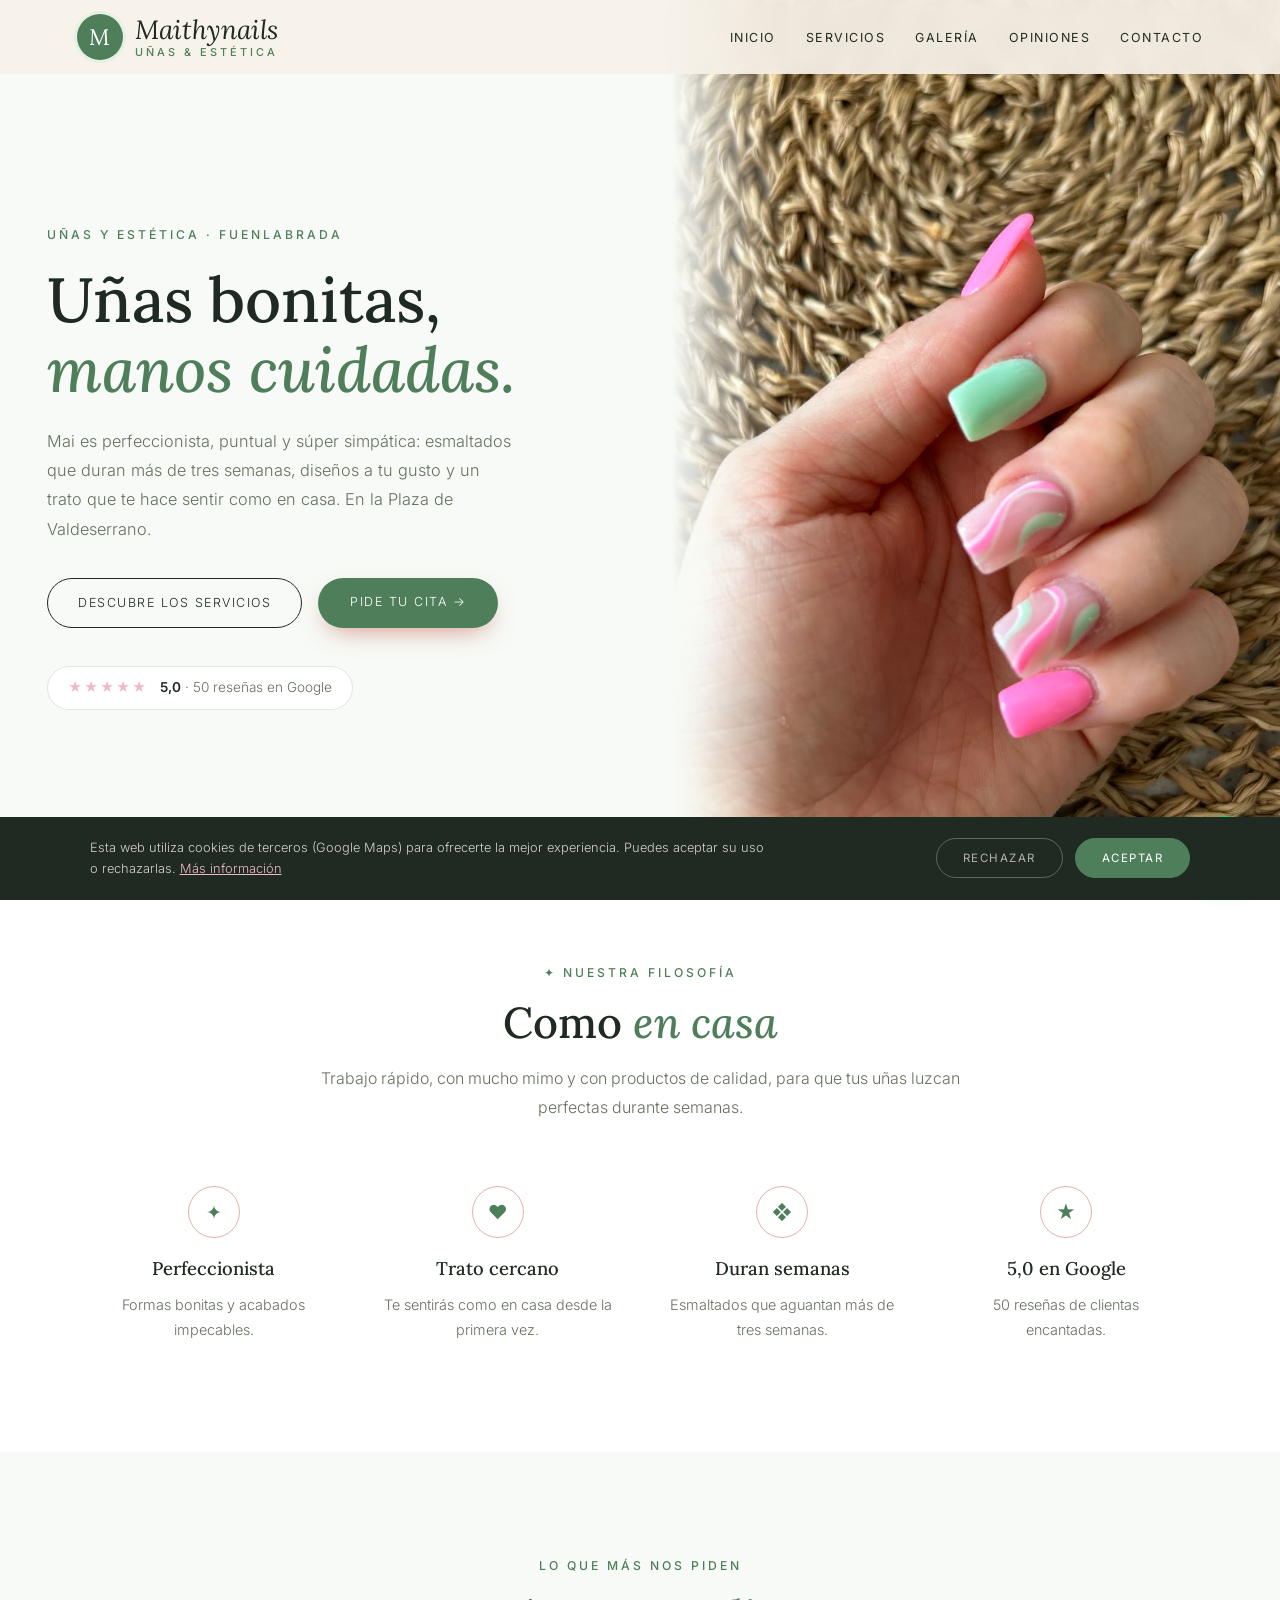
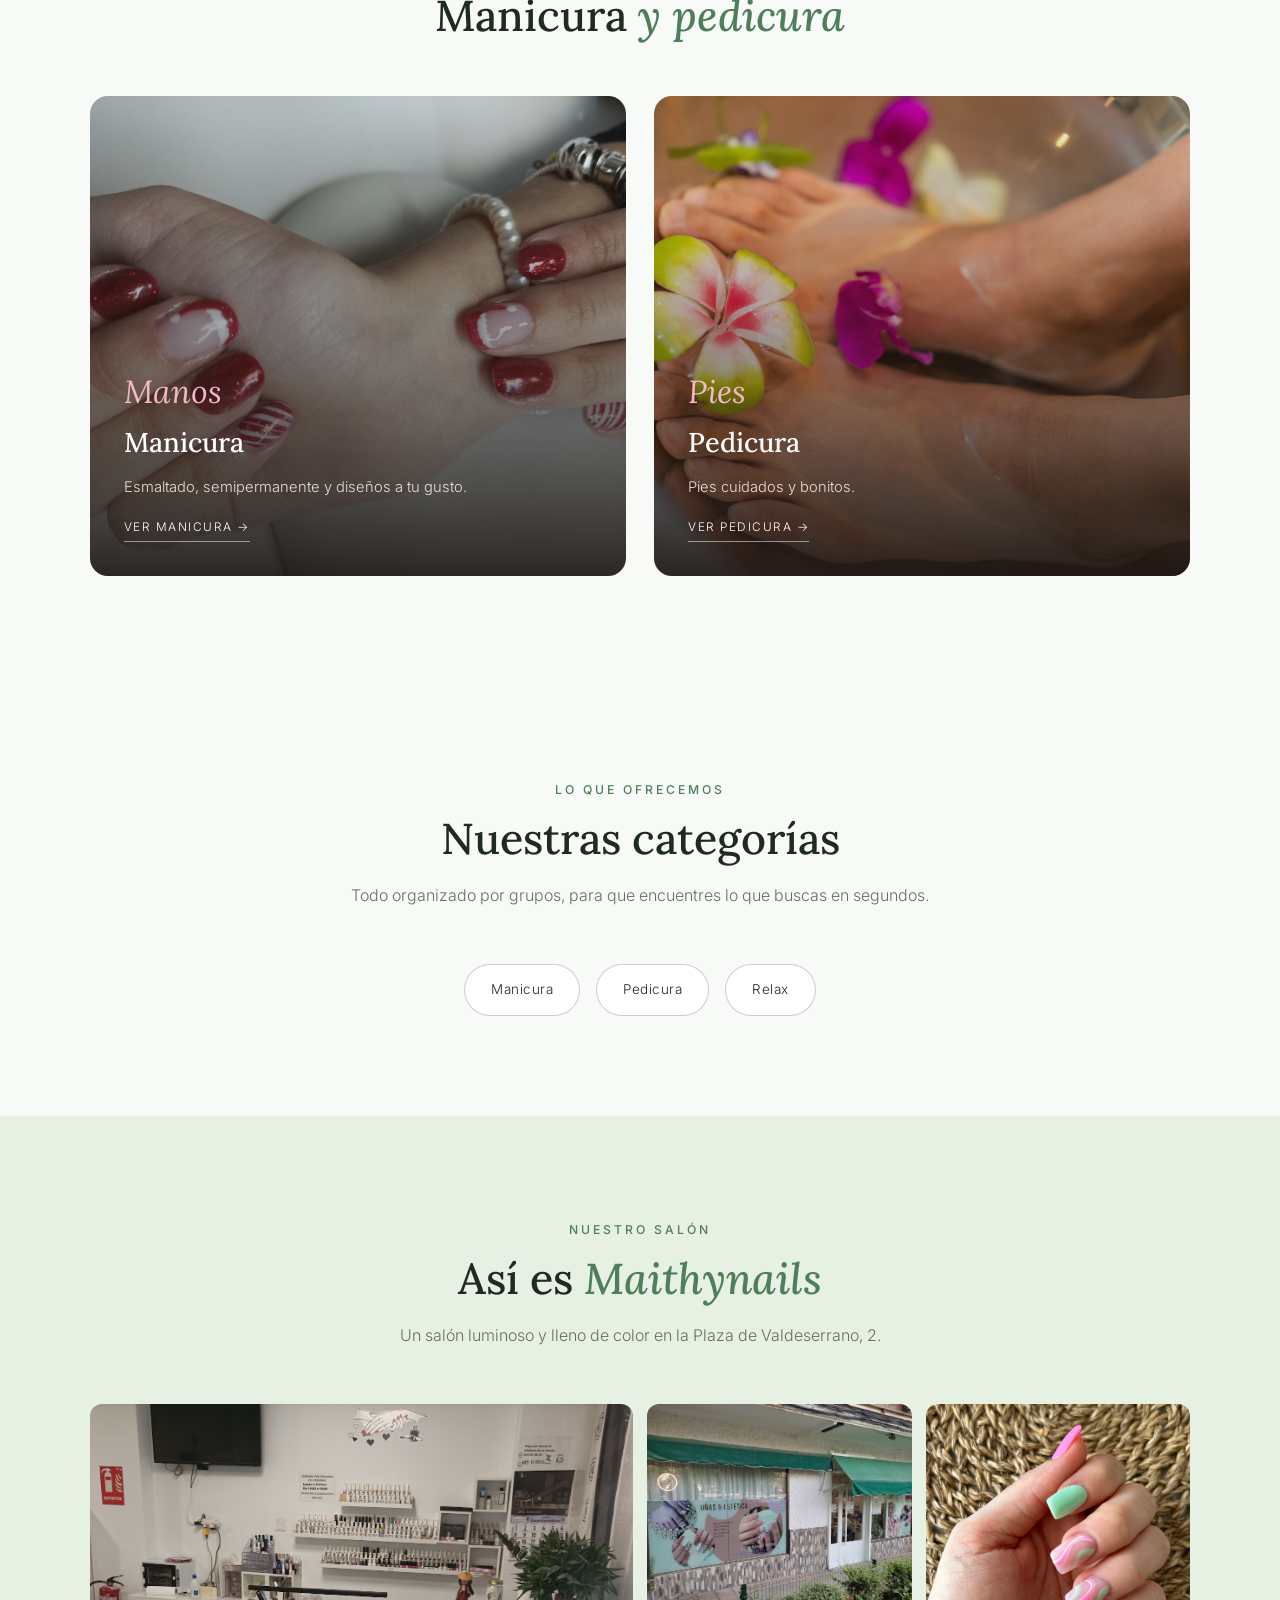
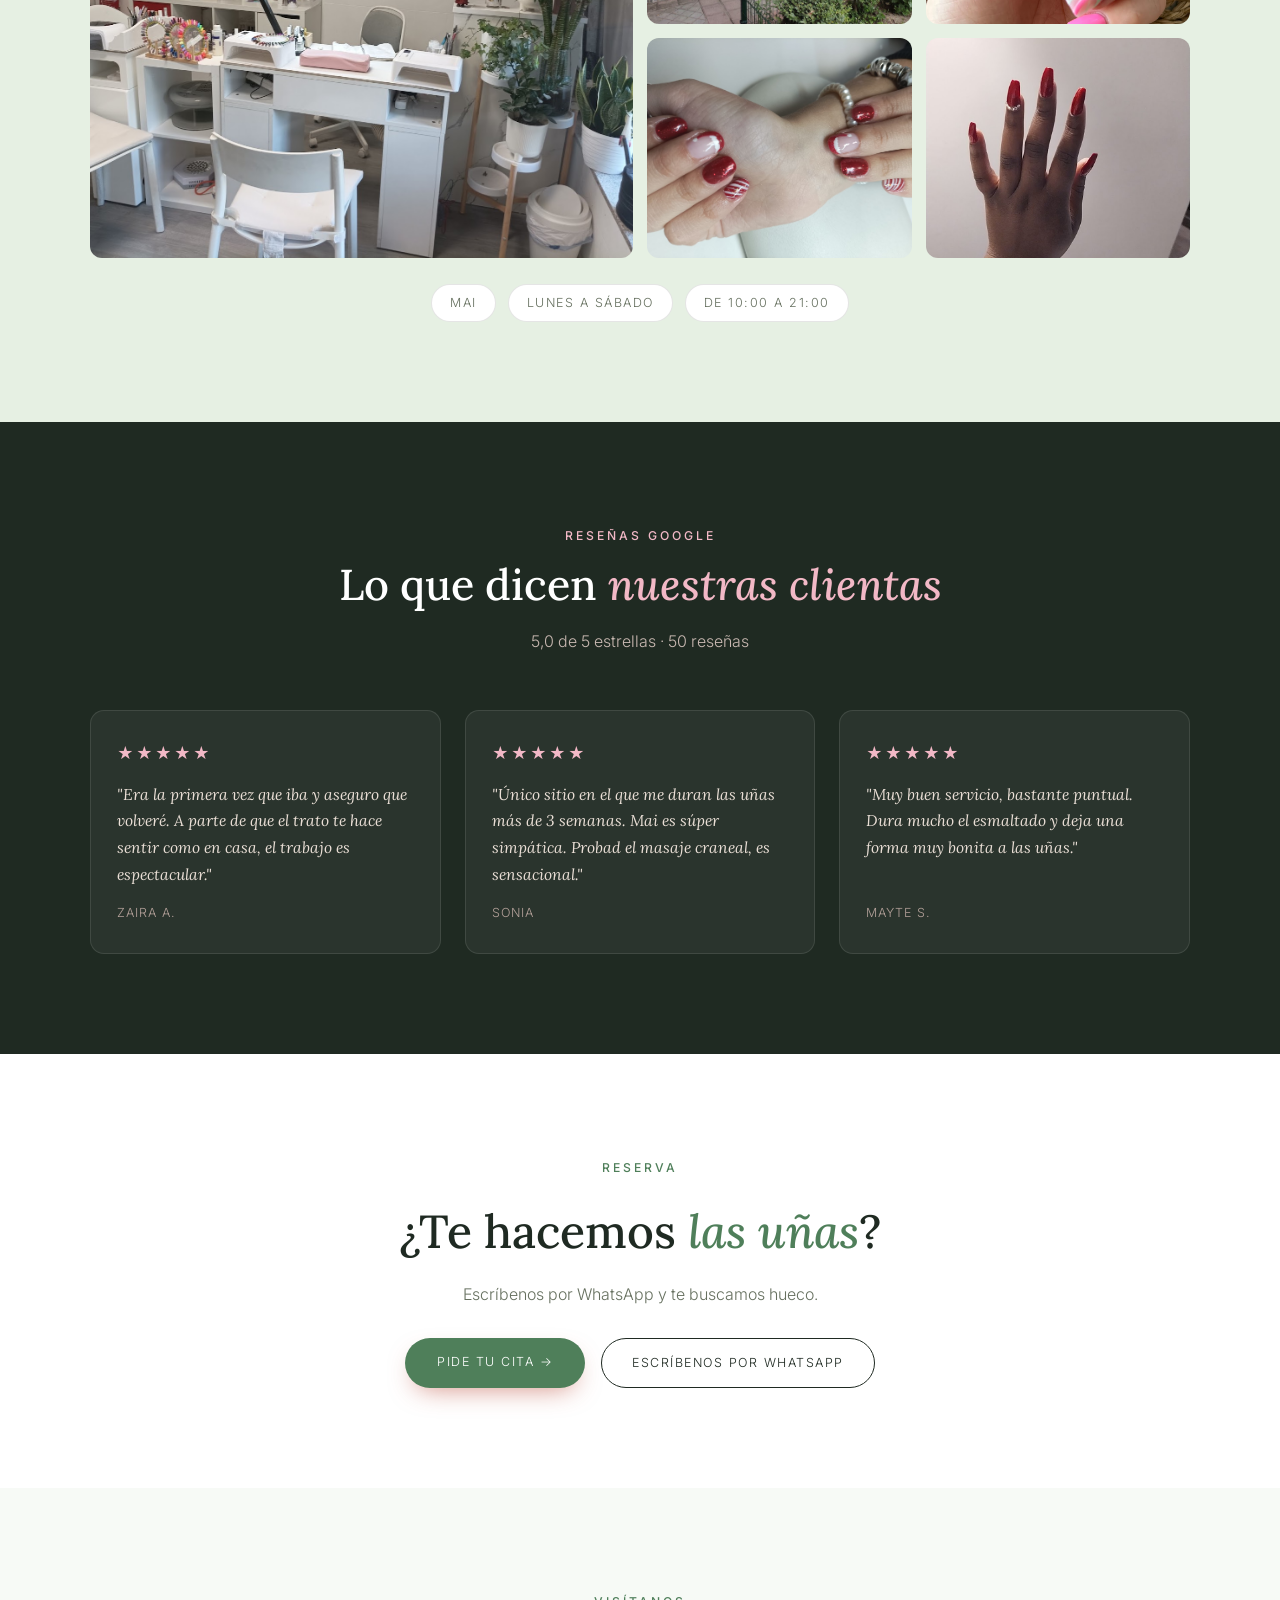
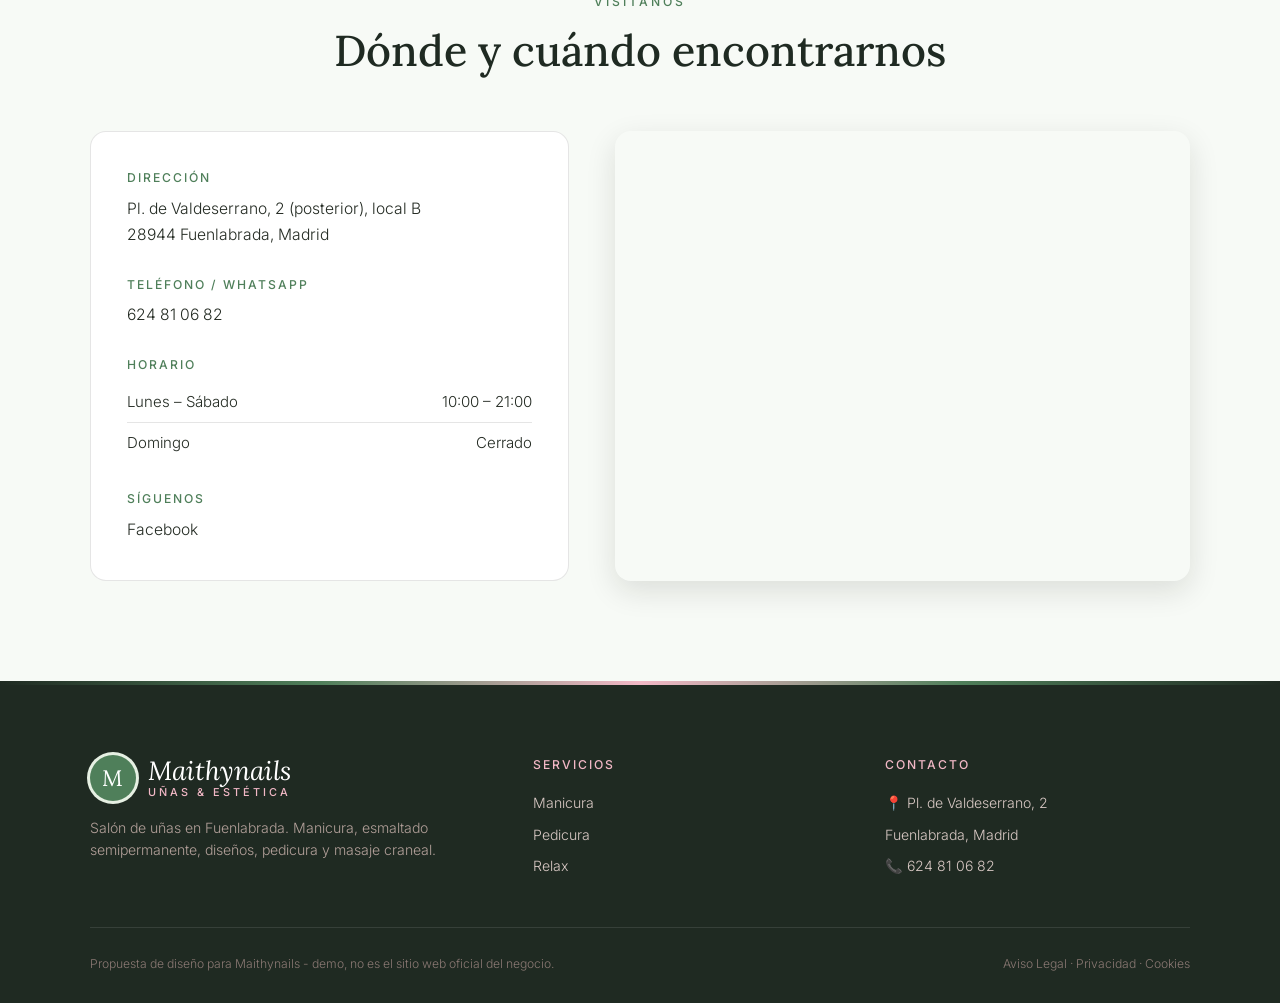
<file: index.html>
<!DOCTYPE html>
<html lang="es">
<head>
<meta charset="UTF-8">
<meta name="viewport" content="width=device-width, initial-scale=1.0">
<title>Maithynails — Uñas y estética en Fuenlabrada</title>
<meta name="description" content="Maithynails, salón de manicura y pedicura en Pl. de Valdeserrano 2, Fuenlabrada. Manicura, esmaltado semipermanente, diseños de uñas, pedicura y masaje craneal con Mai. 5,0★ con 50 reseñas en Google.">
<meta name="theme-color" content="#1f2a22">
<meta property="og:title" content="Maithynails · Fuenlabrada">
<meta property="og:image" content="maps_03.jpg">

<link rel="preconnect" href="https://fonts.googleapis.com"><link rel="preconnect" href="https://fonts.gstatic.com" crossorigin><link href="https://fonts.googleapis.com/css2?family=Lora:ital,wght@0,500;1,500&family=Inter:wght@300;400;500;600&display=swap" rel="stylesheet">
<link rel="stylesheet" href="styles.css">
</head>
<body>

<header id="header">
  <a href="index.html" class="logo" aria-label="Maithynails, inicio"><span class="logo-mark">M</span><span class="logo-text"><span class="script">Maithynails</span><small>uñas &amp; estética</small></span></a>
  <nav id="nav" aria-label="Navegación principal"><ul><li><a href="index.html#inicio">Inicio</a></li><li><a href="servicios.html">Servicios</a></li><li><a href="index.html#galeria">Galería</a></li><li><a href="index.html#opiniones">Opiniones</a></li><li><a href="index.html#contacto">Contacto</a></li></ul></nav><button class="nav-toggle" id="navToggle" aria-label="Abrir menú">☰</button>
</header>

<section class="hero" id="inicio">
  <div class="hero-text">
    <span class="eyebrow">Uñas y estética · Fuenlabrada</span>
    <h1>Uñas bonitas, <em>manos cuidadas.</em></h1>
    <p>Mai es perfeccionista, puntual y súper simpática: esmaltados que duran más de tres semanas, diseños a tu gusto y un trato que te hace sentir como en casa. En la Plaza de Valdeserrano.</p>
    <div class="hero-ctas">
      <a href="servicios.html" class="btn-outline">Descubre los servicios</a>
      <a href="https://wa.me/34624810682?text=Hola%2C%20quiero%20pedir%20cita%20en%20Maithynails" class="btn-solid" target="_blank" rel="noopener">Pide tu cita →</a>
    </div>
    <a class="hero-rating" href="https://www.google.com/maps/search/?api=1&query=Maithynails,+Pl.+de+Valdeserrano+2,+Fuenlabrada" target="_blank" rel="noopener"><span class="stars">★★★★★</span><span><strong>5,0</strong> · 50 reseñas en Google</span></a>
  </div>
  <div class="hero-img"><img src="maps_03.jpg" alt="Uñas con diseño en rosa y verde hechas en Maithynails" style="object-position:center 50%;"></div>
</section>

<section class="trust">
  <div class="section-head">
    <span class="eyebrow">✦ Nuestra filosofía</span>
    <h2>Como <em>en casa</em></h2>
    <p>Trabajo rápido, con mucho mimo y con productos de calidad, para que tus uñas luzcan perfectas durante semanas.</p>
  </div>
  <div class="trust-grid">
    <div class="trust-card"><span class="trust-ic">✦</span><h3>Perfeccionista</h3><p>Formas bonitas y acabados impecables.</p></div>
    <div class="trust-card"><span class="trust-ic">♥</span><h3>Trato cercano</h3><p>Te sentirás como en casa desde la primera vez.</p></div>
    <div class="trust-card"><span class="trust-ic">❖</span><h3>Duran semanas</h3><p>Esmaltados que aguantan más de tres semanas.</p></div>
    <div class="trust-card"><span class="trust-ic">★</span><h3>5,0 en Google</h3><p>50 reseñas de clientas encantadas.</p></div>
  </div>
</section>

<section class="worlds">
  <div class="section-head">
    <span class="eyebrow">Lo que más nos piden</span>
    <h2>Manicura <em>y pedicura</em></h2>
  </div>
  <div class="worlds-grid">
    <a href="servicios.html#manicura" class="world-card"><img src="maps_04.jpg" alt="Manicura"><div class="world-text"><span class="script">Manos</span><h3>Manicura</h3><p>Esmaltado, semipermanente y diseños a tu gusto.</p><span class="world-link">Ver manicura →</span></div></a>
    <a href="servicios.html#pedicura" class="world-card"><img src="u_pedicura.jpg" alt="Pedicura"><div class="world-text"><span class="script">Pies</span><h3>Pedicura</h3><p>Pies cuidados y bonitos.</p><span class="world-link">Ver pedicura →</span></div></a>
  </div>
</section>

<section>
  <div class="section-head">
    <span class="eyebrow">Lo que ofrecemos</span>
    <h2>Nuestras categorías</h2>
    <p>Todo organizado por grupos, para que encuentres lo que buscas en segundos.</p>
  </div>
  <div class="cat-pills">
    <a href="servicios.html#manicura" class="cat-pill">Manicura</a>
    <a href="servicios.html#pedicura" class="cat-pill">Pedicura</a>
    <a href="servicios.html#relax" class="cat-pill">Relax</a>
  </div>
</section>

<section class="gallery-wrap" id="galeria">
  <div class="section-head">
    <span class="eyebrow">Nuestro salón</span>
    <h2>Así es <em>Maithynails</em></h2>
    <p>Un salón luminoso y lleno de color en la Plaza de Valdeserrano, 2.</p>
  </div>
  <div class="gallery">
    <figure class="big"><img src="maps_02.jpg" alt="Interior de Maithynails" loading="lazy"></figure>
    <figure><img src="maps_01.jpg" alt="Fachada de Maithynails" loading="lazy"></figure>
    <figure><img src="maps_03.jpg" alt="Diseño de uñas en rosa y verde" loading="lazy"></figure>
    <figure><img src="maps_04.jpg" alt="Manicura en rojo con diseño" loading="lazy"></figure>
    <figure><img src="maps_08.jpg" alt="Uñas largas en rojo" loading="lazy"></figure>
  </div>
  <div class="brands"><span>Mai</span><span>Lunes a sábado</span><span>De 10:00 a 21:00</span></div>
</section>

<section class="reviews-wrap" id="opiniones">
  <div class="section-head">
    <span class="eyebrow">Reseñas Google</span>
    <h2>Lo que dicen <em>nuestras clientas</em></h2>
    <p>5,0 de 5 estrellas · 50 reseñas</p>
  </div>
  <div class="review-grid">
    <div class="review-card"><div class="stars">★★★★★</div><p>"Era la primera vez que iba y aseguro que volveré. A parte de que el trato te hace sentir como en casa, el trabajo es espectacular."</p><cite>Zaira A.</cite></div>
    <div class="review-card"><div class="stars">★★★★★</div><p>"Único sitio en el que me duran las uñas más de 3 semanas. Mai es súper simpática. Probad el masaje craneal, es sensacional."</p><cite>Sonia</cite></div>
    <div class="review-card"><div class="stars">★★★★★</div><p>"Muy buen servicio, bastante puntual. Dura mucho el esmaltado y deja una forma muy bonita a las uñas."</p><cite>Mayte S.</cite></div>
  </div>
</section>

<section class="cta-section">
  <span class="eyebrow">Reserva</span>
  <h2>¿Te hacemos <em>las uñas</em>?</h2>
  <p>Escríbenos por WhatsApp y te buscamos hueco.</p>
  <div class="cta-row">
    <a href="https://wa.me/34624810682?text=Hola%2C%20quiero%20pedir%20cita%20en%20Maithynails" class="btn-solid" target="_blank" rel="noopener">Pide tu cita →</a>
    <a href="https://wa.me/34624810682?text=Hola%2C%20quiero%20pedir%20cita%20en%20Maithynails" class="btn-outline" target="_blank" rel="noopener">Escríbenos por WhatsApp</a>
  </div>
</section>

<section class="contact-section" id="contacto">
  <div class="section-head">
    <span class="eyebrow">Visítanos</span>
    <h2>Dónde y cuándo encontrarnos</h2>
  </div>
  <div class="contact-grid">
    <div class="contact-info">
      <div class="contact-block"><h3>Dirección</h3><p>Pl. de Valdeserrano, 2 (posterior), local B<br>28944 Fuenlabrada, Madrid</p></div>
      <div class="contact-block"><h3>Teléfono / WhatsApp</h3><p><a href="tel:+34624810682">624 81 06 82</a></p></div>
      <div class="contact-block"><h3>Horario</h3><ul class="hours-list"><li><span>Lunes – Sábado</span><span>10:00 – 21:00</span></li><li><span>Domingo</span><span>Cerrado</span></li></ul></div>
      <div class="contact-block"><h3>Síguenos</h3><p><a href="https://www.facebook.com/100092215240710/" target="_blank" rel="noopener">Facebook</a></p></div>
    </div>
    <div class="contact-map">
      <iframe title="Mapa de Maithynails" src="https://www.google.com/maps?q=Maithynails,+Pl.+de+Valdeserrano+2,+Fuenlabrada&output=embed" width="100%" height="100%" style="border:0;" allowfullscreen="" loading="lazy" referrerpolicy="no-referrer-when-downgrade"></iframe>
    </div>
  </div>
</section>

<footer>
  <div class="footer-grid">
    <div class="footer-brand">
      <a href="index.html" class="logo light"><span class="logo-mark">M</span><span class="logo-text"><span class="script">Maithynails</span><small>uñas &amp; estética</small></span></a>
      <p>Salón de uñas en Fuenlabrada. Manicura, esmaltado semipermanente, diseños, pedicura y masaje craneal.</p>
    </div>
    <div><h4>Servicios</h4><ul><li><a href="servicios.html#manicura">Manicura</a></li><li><a href="servicios.html#pedicura">Pedicura</a></li><li><a href="servicios.html#relax">Relax</a></li></ul></div>
    <div><h4>Contacto</h4><ul><li>📍 Pl. de Valdeserrano, 2</li><li>Fuenlabrada, Madrid</li><li>📞 <a href="tel:+34624810682">624 81 06 82</a></li></ul></div>
  </div>
  <div class="footer-bottom">
    <span>Propuesta de diseño para Maithynails - demo, no es el sitio web oficial del negocio.</span>
    <span><a href="aviso-legal.html">Aviso Legal</a> &middot; <a href="politica-privacidad.html">Privacidad</a> &middot; <a href="politica-cookies.html">Cookies</a></span>
  </div>
</footer>

<div id="cookie-banner" class="cookie-banner"><p>Esta web utiliza cookies de terceros (Google Maps) para ofrecerte la mejor experiencia. Puedes aceptar su uso o rechazarlas. <a href="politica-cookies.html">Más información</a></p><div class="cookie-actions"><button onclick="setCookieChoice('rejected')" class="ck-reject">Rechazar</button><button onclick="setCookieChoice('accepted')" class="ck-accept">Aceptar</button></div></div>
<div class="social-fabs"><a class="wa-fab" href="https://wa.me/34624810682?text=Hola%2C%20quiero%20pedir%20cita%20en%20Maithynails" target="_blank" rel="noopener" aria-label="Escribir por WhatsApp"><svg width="28" height="28" viewBox="0 0 24 24" fill="white"><path d="M17.5 14.4c-.3-.1-1.8-.9-2-1s-.5-.1-.7.1-.8 1-.9 1.2-.3.2-.6.1a8.2 8.2 0 0 1-2.4-1.5 9 9 0 0 1-1.7-2.1c-.2-.3 0-.5.1-.6l.4-.5.3-.5v-.5l-.9-2.2c-.2-.6-.5-.5-.7-.5h-.6a1.1 1.1 0 0 0-.8.4 3.4 3.4 0 0 0-1 2.5 5.9 5.9 0 0 0 1.2 3.1 13.5 13.5 0 0 0 5.2 4.6c2.6 1 2.6.7 3.1.6a2.6 2.6 0 0 0 1.7-1.2 2.1 2.1 0 0 0 .2-1.2c-.1-.1-.3-.2-.6-.3ZM12 21.8a9.8 9.8 0 0 1-5-1.4l-.4-.2-3.7 1 1-3.6-.2-.4A9.8 9.8 0 1 1 12 21.8Zm8.4-18.3A11.8 11.8 0 0 0 1.8 17.7L.2 23.8l6.3-1.6a11.8 11.8 0 0 0 5.6 1.4A11.8 11.8 0 0 0 20.4 3.5Z"/></svg></a></div>
<script src="main.js"></script>
</body>
</html>
</file>
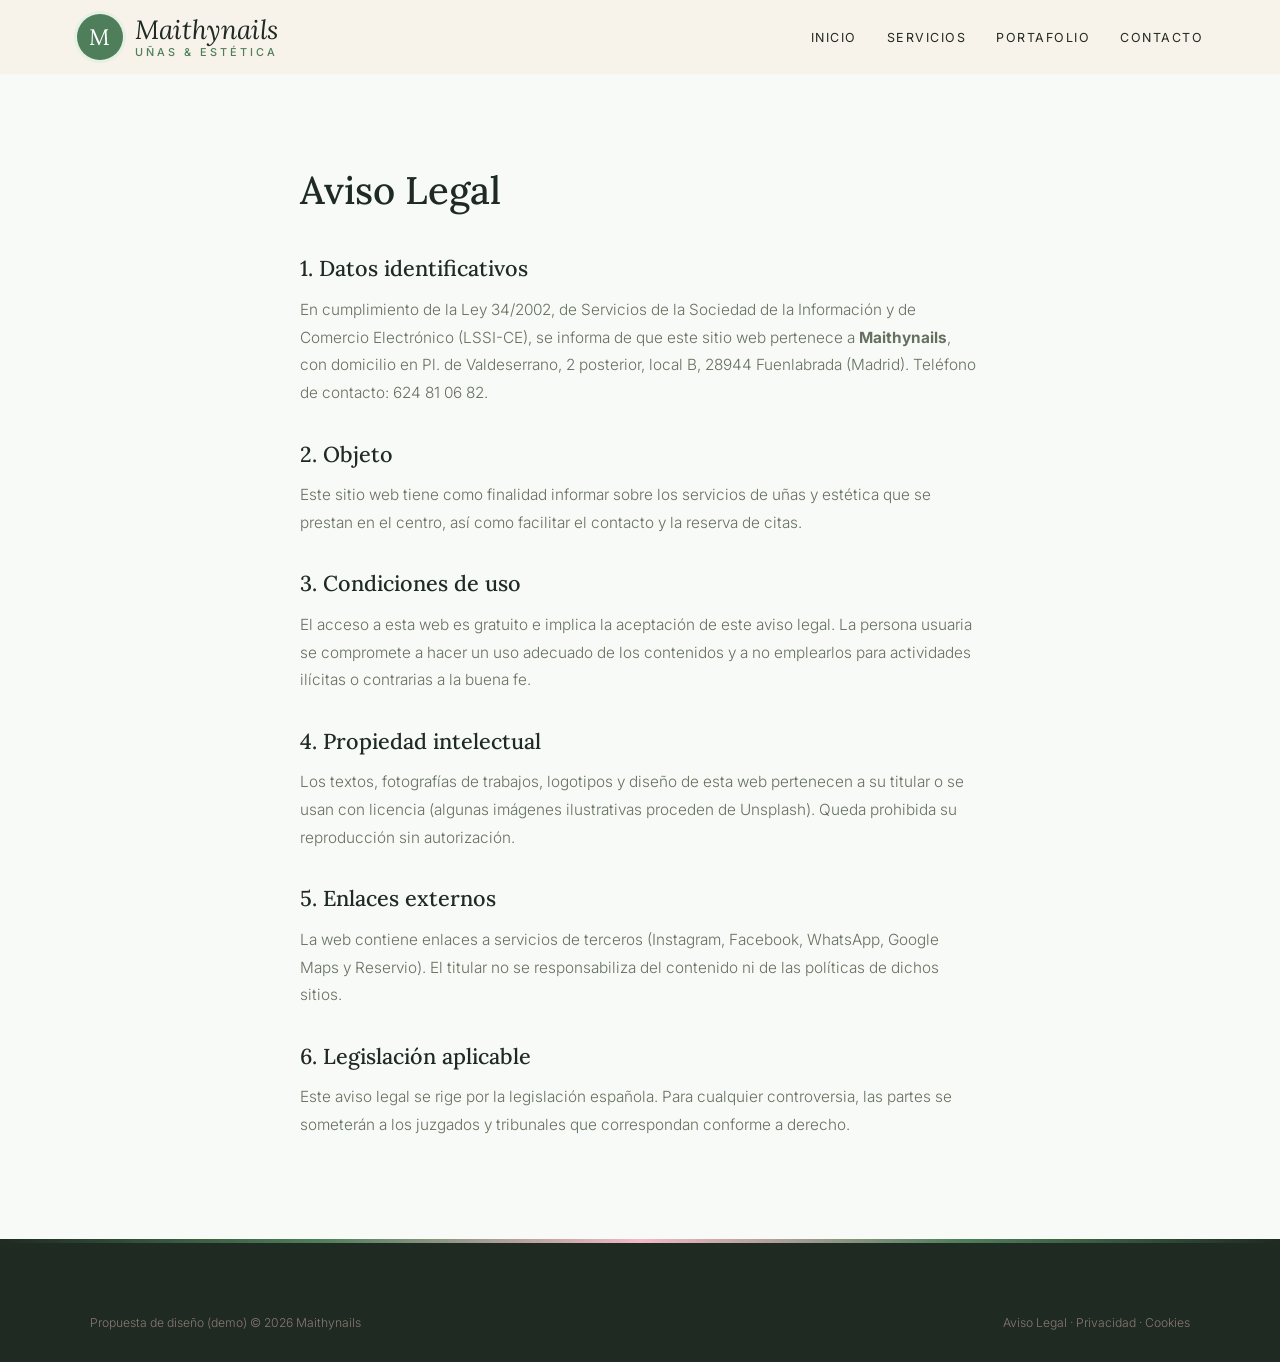
<file: aviso-legal.html>
<!DOCTYPE html>
<html lang="es">
<head>
<meta charset="UTF-8">
<meta name="viewport" content="width=device-width, initial-scale=1.0">
<title>Aviso Legal — Maithynails</title>
<meta name="robots" content="noindex">

<link rel="preconnect" href="https://fonts.googleapis.com">
<link href="https://fonts.googleapis.com/css2?family=Lora:ital,wght@0,500;1,500&family=Inter:wght@300;400;500;600&display=swap" rel="stylesheet">
<link rel="stylesheet" href="styles.css">
</head>
<body>
<header id="header" class="scrolled">
  <a href="index.html" class="logo" aria-label="Maithynails, inicio">
    <span class="logo-mark">M</span>
    <span class="logo-text"><span class="script">Maithynails</span><small>uñas &amp; estética</small></span>
  </a>
  <nav id="nav" aria-label="Navegación principal">
    <ul>
      <li><a href="index.html#inicio">Inicio</a></li>
      <li><a href="servicios.html">Servicios</a></li>
      <li><a href="portafolio.html">Portafolio</a></li>
      <li><a href="index.html#contacto">Contacto</a></li>
    </ul>
  </nav>
  <button class="nav-toggle" id="navToggle" aria-label="Abrir menú">☰</button>
</header>
<main class="legal"><h1>Aviso Legal</h1>
<h2>1. Datos identificativos</h2>
<p>En cumplimiento de la Ley 34/2002, de Servicios de la Sociedad de la Información y de Comercio Electrónico (LSSI-CE), se informa de que este sitio web pertenece a <strong>Maithynails</strong>, con domicilio en Pl. de Valdeserrano, 2 posterior, local B, 28944 Fuenlabrada (Madrid). Teléfono de contacto: 624 81 06 82.</p>
<h2>2. Objeto</h2>
<p>Este sitio web tiene como finalidad informar sobre los servicios de uñas y estética que se prestan en el centro, así como facilitar el contacto y la reserva de citas.</p>
<h2>3. Condiciones de uso</h2>
<p>El acceso a esta web es gratuito e implica la aceptación de este aviso legal. La persona usuaria se compromete a hacer un uso adecuado de los contenidos y a no emplearlos para actividades ilícitas o contrarias a la buena fe.</p>
<h2>4. Propiedad intelectual</h2>
<p>Los textos, fotografías de trabajos, logotipos y diseño de esta web pertenecen a su titular o se usan con licencia (algunas imágenes ilustrativas proceden de Unsplash). Queda prohibida su reproducción sin autorización.</p>
<h2>5. Enlaces externos</h2>
<p>La web contiene enlaces a servicios de terceros (Instagram, Facebook, WhatsApp, Google Maps y Reservio). El titular no se responsabiliza del contenido ni de las políticas de dichos sitios.</p>
<h2>6. Legislación aplicable</h2>
<p>Este aviso legal se rige por la legislación española. Para cualquier controversia, las partes se someterán a los juzgados y tribunales que correspondan conforme a derecho.</p></main>
<footer>
  <div class="footer-bottom" style="margin-top:0">
    <span>Propuesta de diseño (demo) © 2026 Maithynails</span>
    <span><a href="aviso-legal.html">Aviso Legal</a> &middot; <a href="politica-privacidad.html">Privacidad</a> &middot; <a href="politica-cookies.html">Cookies</a></span>
  </div>
</footer>
<script src="main.js"></script>
</body>
</html>
</file>
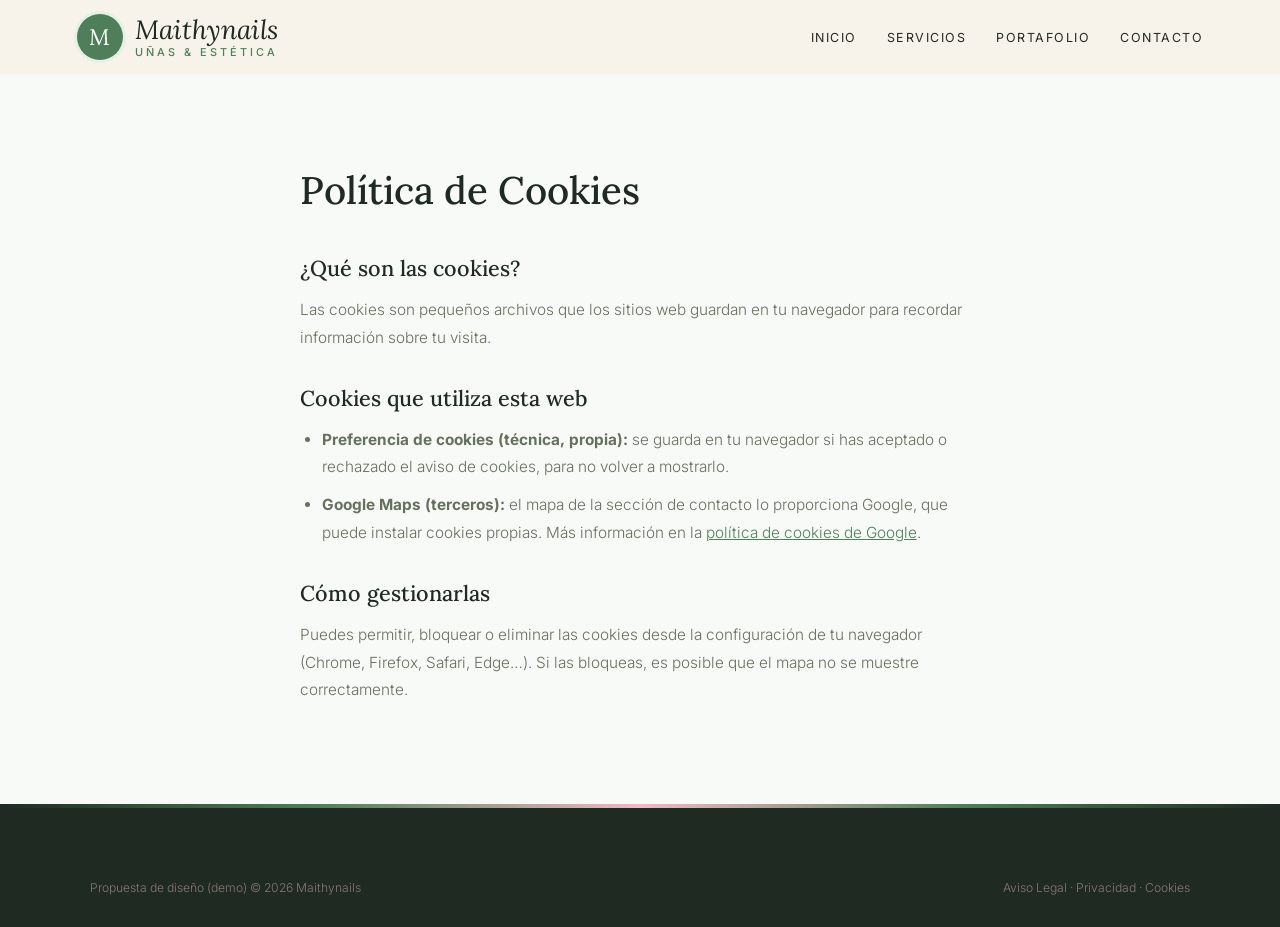
<file: politica-cookies.html>
<!DOCTYPE html>
<html lang="es">
<head>
<meta charset="UTF-8">
<meta name="viewport" content="width=device-width, initial-scale=1.0">
<title>Política de Cookies — Maithynails</title>
<meta name="robots" content="noindex">

<link rel="preconnect" href="https://fonts.googleapis.com">
<link href="https://fonts.googleapis.com/css2?family=Lora:ital,wght@0,500;1,500&family=Inter:wght@300;400;500;600&display=swap" rel="stylesheet">
<link rel="stylesheet" href="styles.css">
</head>
<body>
<header id="header" class="scrolled">
  <a href="index.html" class="logo" aria-label="Maithynails, inicio">
    <span class="logo-mark">M</span>
    <span class="logo-text"><span class="script">Maithynails</span><small>uñas &amp; estética</small></span>
  </a>
  <nav id="nav" aria-label="Navegación principal">
    <ul>
      <li><a href="index.html#inicio">Inicio</a></li>
      <li><a href="servicios.html">Servicios</a></li>
      <li><a href="portafolio.html">Portafolio</a></li>
      <li><a href="index.html#contacto">Contacto</a></li>
    </ul>
  </nav>
  <button class="nav-toggle" id="navToggle" aria-label="Abrir menú">☰</button>
</header>
<main class="legal"><h1>Política de Cookies</h1>
<h2>¿Qué son las cookies?</h2>
<p>Las cookies son pequeños archivos que los sitios web guardan en tu navegador para recordar información sobre tu visita.</p>
<h2>Cookies que utiliza esta web</h2>
<ul>
<li><strong>Preferencia de cookies (técnica, propia):</strong> se guarda en tu navegador si has aceptado o rechazado el aviso de cookies, para no volver a mostrarlo.</li>
<li><strong>Google Maps (terceros):</strong> el mapa de la sección de contacto lo proporciona Google, que puede instalar cookies propias. Más información en la <a href="https://policies.google.com/technologies/cookies" target="_blank" rel="noopener">política de cookies de Google</a>.</li>
</ul>
<h2>Cómo gestionarlas</h2>
<p>Puedes permitir, bloquear o eliminar las cookies desde la configuración de tu navegador (Chrome, Firefox, Safari, Edge…). Si las bloqueas, es posible que el mapa no se muestre correctamente.</p></main>
<footer>
  <div class="footer-bottom" style="margin-top:0">
    <span>Propuesta de diseño (demo) © 2026 Maithynails</span>
    <span><a href="aviso-legal.html">Aviso Legal</a> &middot; <a href="politica-privacidad.html">Privacidad</a> &middot; <a href="politica-cookies.html">Cookies</a></span>
  </div>
</footer>
<script src="main.js"></script>
</body>
</html>
</file>
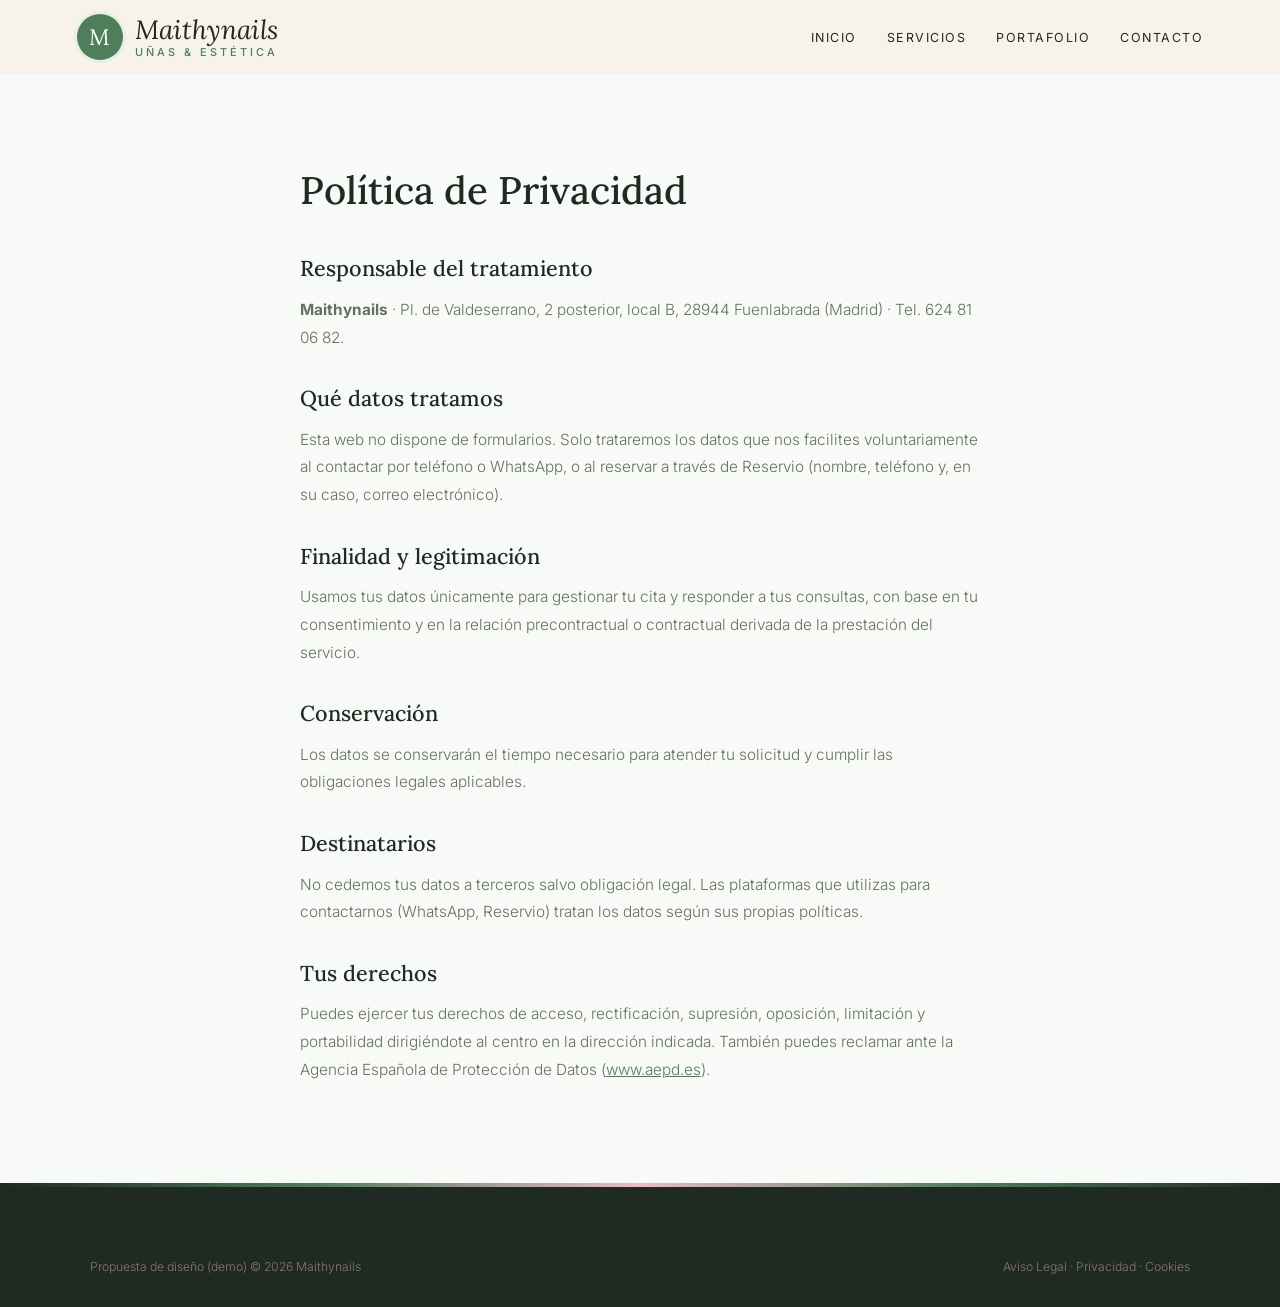
<file: politica-privacidad.html>
<!DOCTYPE html>
<html lang="es">
<head>
<meta charset="UTF-8">
<meta name="viewport" content="width=device-width, initial-scale=1.0">
<title>Política de Privacidad — Maithynails</title>
<meta name="robots" content="noindex">

<link rel="preconnect" href="https://fonts.googleapis.com">
<link href="https://fonts.googleapis.com/css2?family=Lora:ital,wght@0,500;1,500&family=Inter:wght@300;400;500;600&display=swap" rel="stylesheet">
<link rel="stylesheet" href="styles.css">
</head>
<body>
<header id="header" class="scrolled">
  <a href="index.html" class="logo" aria-label="Maithynails, inicio">
    <span class="logo-mark">M</span>
    <span class="logo-text"><span class="script">Maithynails</span><small>uñas &amp; estética</small></span>
  </a>
  <nav id="nav" aria-label="Navegación principal">
    <ul>
      <li><a href="index.html#inicio">Inicio</a></li>
      <li><a href="servicios.html">Servicios</a></li>
      <li><a href="portafolio.html">Portafolio</a></li>
      <li><a href="index.html#contacto">Contacto</a></li>
    </ul>
  </nav>
  <button class="nav-toggle" id="navToggle" aria-label="Abrir menú">☰</button>
</header>
<main class="legal"><h1>Política de Privacidad</h1>
<h2>Responsable del tratamiento</h2>
<p><strong>Maithynails</strong> · Pl. de Valdeserrano, 2 posterior, local B, 28944 Fuenlabrada (Madrid) · Tel. 624 81 06 82.</p>
<h2>Qué datos tratamos</h2>
<p>Esta web no dispone de formularios. Solo trataremos los datos que nos facilites voluntariamente al contactar por teléfono o WhatsApp, o al reservar a través de Reservio (nombre, teléfono y, en su caso, correo electrónico).</p>
<h2>Finalidad y legitimación</h2>
<p>Usamos tus datos únicamente para gestionar tu cita y responder a tus consultas, con base en tu consentimiento y en la relación precontractual o contractual derivada de la prestación del servicio.</p>
<h2>Conservación</h2>
<p>Los datos se conservarán el tiempo necesario para atender tu solicitud y cumplir las obligaciones legales aplicables.</p>
<h2>Destinatarios</h2>
<p>No cedemos tus datos a terceros salvo obligación legal. Las plataformas que utilizas para contactarnos (WhatsApp, Reservio) tratan los datos según sus propias políticas.</p>
<h2>Tus derechos</h2>
<p>Puedes ejercer tus derechos de acceso, rectificación, supresión, oposición, limitación y portabilidad dirigiéndote al centro en la dirección indicada. También puedes reclamar ante la Agencia Española de Protección de Datos (<a href="https://www.aepd.es" target="_blank" rel="noopener">www.aepd.es</a>).</p></main>
<footer>
  <div class="footer-bottom" style="margin-top:0">
    <span>Propuesta de diseño (demo) © 2026 Maithynails</span>
    <span><a href="aviso-legal.html">Aviso Legal</a> &middot; <a href="politica-privacidad.html">Privacidad</a> &middot; <a href="politica-cookies.html">Cookies</a></span>
  </div>
</footer>
<script src="main.js"></script>
</body>
</html>
</file>
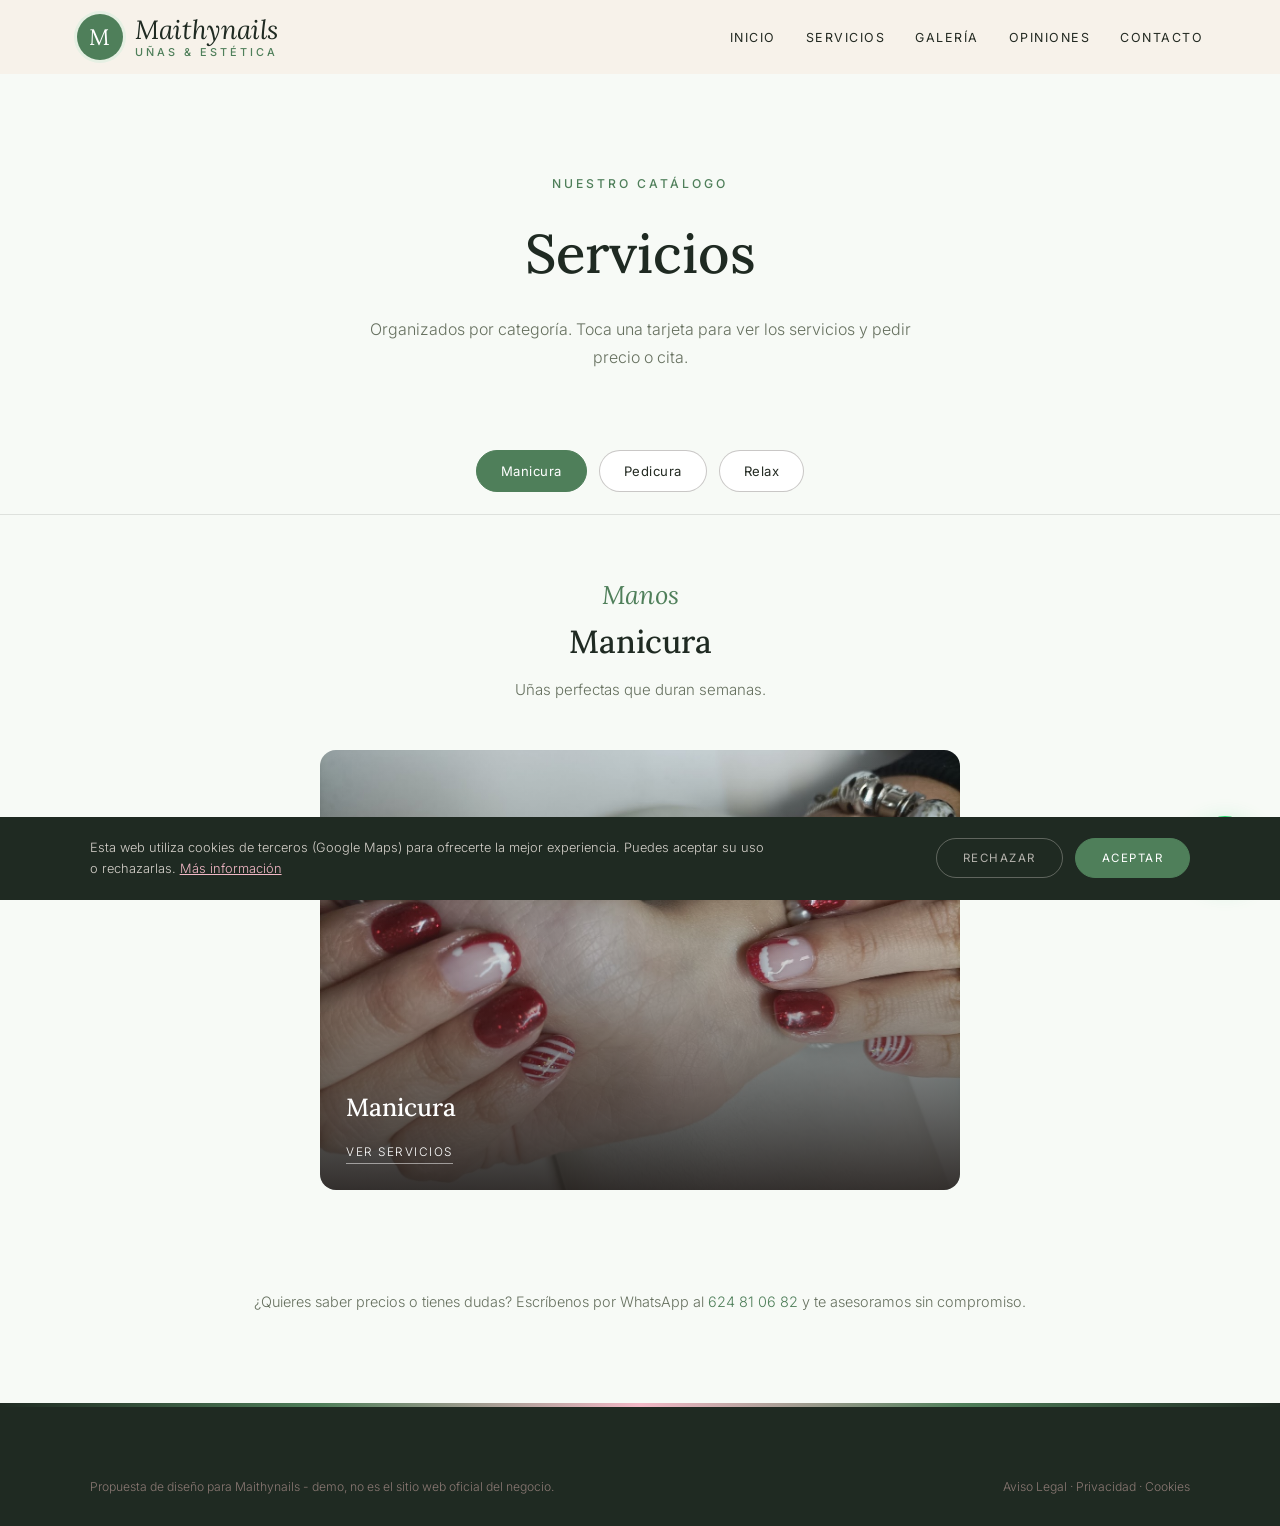
<file: servicios.html>
<!DOCTYPE html>
<html lang="es">
<head>
<meta charset="UTF-8">
<meta name="viewport" content="width=device-width, initial-scale=1.0">
<title>Servicios — Maithynails · Fuenlabrada</title>
<meta name="description" content="Servicios de Maithynails en Fuenlabrada.">

<link rel="preconnect" href="https://fonts.googleapis.com"><link rel="preconnect" href="https://fonts.gstatic.com" crossorigin><link href="https://fonts.googleapis.com/css2?family=Lora:ital,wght@0,500;1,500&family=Inter:wght@300;400;500;600&display=swap" rel="stylesheet">
<link rel="stylesheet" href="styles.css">
</head>
<body>

<header id="header" class="scrolled">
  <a href="index.html" class="logo" aria-label="Maithynails, inicio"><span class="logo-mark">M</span><span class="logo-text"><span class="script">Maithynails</span><small>uñas &amp; estética</small></span></a>
  <nav id="nav" aria-label="Navegación principal"><ul><li><a href="index.html#inicio">Inicio</a></li><li><a href="servicios.html">Servicios</a></li><li><a href="index.html#galeria">Galería</a></li><li><a href="index.html#opiniones">Opiniones</a></li><li><a href="index.html#contacto">Contacto</a></li></ul></nav><button class="nav-toggle" id="navToggle" aria-label="Abrir menú">☰</button>
</header>

<div class="page-hero">
  <span class="eyebrow">Nuestro catálogo</span>
  <h1>Servicios</h1>
  <p>Organizados por categoría. Toca una tarjeta para ver los servicios y pedir precio o cita.</p>
</div>

<div class="tabs">
  <button class="tab-btn active" data-tab="manicura">Manicura</button>
  <button class="tab-btn" data-tab="pedicura">Pedicura</button>
  <button class="tab-btn" data-tab="relax">Relax</button>
  
</div>

<div class="tab-panel active" id="manicura">
  <div class="tab-intro"><span class="script">Manos</span><h2>Manicura</h2><p>Uñas perfectas que duran semanas.</p></div>
  <div class="cat-grid single">
    <div class="cat-card" onclick="openModal('manicura')"><img src="maps_04.jpg" alt="Manicura" loading="lazy"><div class="cat-card-text"><h3>Manicura</h3><span>Ver servicios</span></div></div>
  </div>
</div>

<div class="tab-panel" id="pedicura">
  <div class="tab-intro"><span class="script">Pies</span><h2>Pedicura</h2><p>Pies bonitos y cuidados.</p></div>
  <div class="cat-grid single">
    <div class="cat-card" onclick="openModal('pedicura')"><img src="u_pedicura.jpg" alt="Pedicura" loading="lazy"><div class="cat-card-text"><h3>Pedicura</h3><span>Ver servicios</span></div></div>
  </div>
</div>

<div class="tab-panel" id="relax">
  <div class="tab-intro"><span class="script">Relax</span><h2>Masaje craneal</h2><p>Un momento para ti.</p></div>
  <div class="cat-grid single">
    <div class="cat-card" onclick="openModal('relax')"><img src="u_relax.jpg" alt="Masaje craneal" loading="lazy"><div class="cat-card-text"><h3>Masaje craneal</h3><span>Ver servicios</span></div></div>
  </div>
</div>


<p class="services-note">¿Quieres saber precios o tienes dudas? Escríbenos por WhatsApp al <a href="https://wa.me/34624810682" target="_blank" rel="noopener" style="color:var(--red)">624 81 06 82</a> y te asesoramos sin compromiso.</p>

<div class="modal-overlay" id="modal-manicura"><div class="modal">
  <button class="modal-close" onclick="closeModal('manicura')" aria-label="Cerrar">×</button>
  <h3>Manicura</h3><p class="modal-sub">Color y diseño</p>
  <div class="svc-row"><div><div class="svc-name">Manicura</div><span class="svc-desc">Manos cuidadas y uñas con una forma bonita.</span></div><div class="svc-price">Consultar</div></div>
  <div class="svc-row"><div><div class="svc-name">Esmaltado semipermanente</div><span class="svc-desc">Color que dura más de tres semanas.</span></div><div class="svc-price">Consultar</div></div>
  <div class="svc-row"><div><div class="svc-name">Diseños de uñas</div><span class="svc-desc">Dibujos y detalles a tu gusto.</span></div><div class="svc-price">Consultar</div></div>
  <a class="modal-cta alt" href="https://wa.me/34624810682?text=Hola%2C%20quiero%20informaci%C3%B3n%20sobre%20manicura" target="_blank" rel="noopener">Pedir cita por WhatsApp</a>
</div></div>

<div class="modal-overlay" id="modal-pedicura"><div class="modal">
  <button class="modal-close" onclick="closeModal('pedicura')" aria-label="Cerrar">×</button>
  <h3>Pedicura</h3><p class="modal-sub">Pies perfectos</p>
  <div class="svc-row"><div><div class="svc-name">Pedicura</div><span class="svc-desc">Cuidado de pies y esmaltado.</span></div><div class="svc-price">Consultar</div></div>
  <a class="modal-cta alt" href="https://wa.me/34624810682?text=Hola%2C%20quiero%20informaci%C3%B3n%20sobre%20pedicura" target="_blank" rel="noopener">Pedir cita por WhatsApp</a>
</div></div>

<div class="modal-overlay" id="modal-relax"><div class="modal">
  <button class="modal-close" onclick="closeModal('relax')" aria-label="Cerrar">×</button>
  <h3>Masaje craneal</h3><p class="modal-sub">Sensacional</p>
  <div class="svc-row"><div><div class="svc-name">Masaje craneal</div><span class="svc-desc">Relájate mientras cuidamos de ti.</span></div><div class="svc-price">Consultar</div></div>
  <a class="modal-cta alt" href="https://wa.me/34624810682?text=Hola%2C%20quiero%20informaci%C3%B3n%20sobre%20masaje%20craneal" target="_blank" rel="noopener">Pedir cita por WhatsApp</a>
</div></div>


<footer>
  <div class="footer-bottom" style="margin-top:0">
    <span>Propuesta de diseño para Maithynails - demo, no es el sitio web oficial del negocio.</span>
    <span><a href="aviso-legal.html">Aviso Legal</a> &middot; <a href="politica-privacidad.html">Privacidad</a> &middot; <a href="politica-cookies.html">Cookies</a></span>
  </div>
</footer>

<div id="cookie-banner" class="cookie-banner"><p>Esta web utiliza cookies de terceros (Google Maps) para ofrecerte la mejor experiencia. Puedes aceptar su uso o rechazarlas. <a href="politica-cookies.html">Más información</a></p><div class="cookie-actions"><button onclick="setCookieChoice('rejected')" class="ck-reject">Rechazar</button><button onclick="setCookieChoice('accepted')" class="ck-accept">Aceptar</button></div></div>
<div class="social-fabs"><a class="wa-fab" href="https://wa.me/34624810682?text=Hola%2C%20quiero%20pedir%20cita%20en%20Maithynails" target="_blank" rel="noopener" aria-label="Escribir por WhatsApp"><svg width="28" height="28" viewBox="0 0 24 24" fill="white"><path d="M17.5 14.4c-.3-.1-1.8-.9-2-1s-.5-.1-.7.1-.8 1-.9 1.2-.3.2-.6.1a8.2 8.2 0 0 1-2.4-1.5 9 9 0 0 1-1.7-2.1c-.2-.3 0-.5.1-.6l.4-.5.3-.5v-.5l-.9-2.2c-.2-.6-.5-.5-.7-.5h-.6a1.1 1.1 0 0 0-.8.4 3.4 3.4 0 0 0-1 2.5 5.9 5.9 0 0 0 1.2 3.1 13.5 13.5 0 0 0 5.2 4.6c2.6 1 2.6.7 3.1.6a2.6 2.6 0 0 0 1.7-1.2 2.1 2.1 0 0 0 .2-1.2c-.1-.1-.3-.2-.6-.3ZM12 21.8a9.8 9.8 0 0 1-5-1.4l-.4-.2-3.7 1 1-3.6-.2-.4A9.8 9.8 0 1 1 12 21.8Zm8.4-18.3A11.8 11.8 0 0 0 1.8 17.7L.2 23.8l6.3-1.6a11.8 11.8 0 0 0 5.6 1.4A11.8 11.8 0 0 0 20.4 3.5Z"/></svg></a></div>
<script src="main.js"></script>
</body>
</html>
</file>
<file: styles.css>
:root{
  --cream:#f7faf6; --paper:#ffffff; --tint:#e6f0e3; --ink:#232a22; --dark:#1f2a22; --muted:#66705f;
  --red:#4f7f5a; --red-dark:#3b6345; --teal:#4f7f5a; --gold:#f2b8c6; --line:rgba(0,0,0,.1);
  --brand-gradient:linear-gradient(90deg,#1f2a22,#4f7f5a,#f2b8c6,#4f7f5a,#1f2a22);
}
*{margin:0;padding:0;box-sizing:border-box;}
html{scroll-behavior:smooth;}
body{font-family:'Inter',sans-serif;background:var(--cream);color:var(--ink);overflow-x:hidden;font-weight:300;line-height:1.6;}
a{text-decoration:none;color:inherit;}
h1,h2,h3{font-family:'Lora',serif;font-weight:500;}
h1 em,h2 em{font-style:italic;color:var(--red);}
img{max-width:100%;display:block;}
.script{font-family:'Lora',serif;font-style:italic;}

/* HEADER */
header{position:fixed;top:0;left:0;right:0;z-index:100;display:flex;justify-content:space-between;align-items:center;padding:14px 6%;background:rgba(247,241,233,.92);backdrop-filter:blur(10px);-webkit-backdrop-filter:blur(10px);transition:box-shadow .3s,padding .3s;}
header.scrolled{box-shadow:0 2px 24px rgba(28,22,20,.1);padding:8px 6%;}
.logo{display:flex;align-items:center;gap:12px;color:var(--dark);}
.logo-badge{width:58px;height:58px;border-radius:50%;object-fit:cover;box-shadow:0 0 0 2px var(--gold),0 6px 16px rgba(28,22,20,.15);transition:width .3s,height .3s;}
header.scrolled .logo-badge{width:46px;height:46px;}
.logo-text{display:flex;flex-direction:column;line-height:1;}
.logo-text .script{font-size:1.65rem;color:var(--dark);}
.logo-text small{font-size:.68rem;letter-spacing:3px;text-transform:uppercase;color:var(--red);margin-top:4px;font-weight:500;}
.logo.light .logo-text .script{color:#fff;}
.logo.light .logo-text small{color:var(--gold);}
nav ul{list-style:none;display:flex;gap:30px;}
nav a{font-size:.78rem;letter-spacing:1.5px;text-transform:uppercase;font-weight:400;position:relative;padding:4px 0;}
nav a::after{content:"";position:absolute;left:0;bottom:-2px;height:1px;width:100%;background:var(--red);transform:scaleX(0);transform-origin:right;transition:transform .3s;}
nav a:hover::after{transform:scaleX(1);transform-origin:left;}
.nav-toggle{display:none;font-size:1.6rem;background:none;border:none;color:var(--dark);cursor:pointer;}

/* BOTONES */
.btn-outline{display:inline-block;border:1px solid var(--dark);color:var(--dark);padding:14px 30px;font-size:.78rem;letter-spacing:1.5px;text-transform:uppercase;border-radius:40px;transition:all .25s;}
.btn-outline:hover{background:var(--dark);color:var(--cream);}
.btn-outline.light{border-color:rgba(255,255,255,.5);color:#fff;}
.btn-outline.light:hover{background:#fff;color:var(--dark);}
.btn-solid{display:inline-block;background:var(--red);color:#fff;padding:14px 32px;font-size:.78rem;letter-spacing:1.5px;text-transform:uppercase;border-radius:40px;transition:transform .25s,box-shadow .25s,background .25s;box-shadow:0 10px 26px -10px rgba(181,64,44,.6);}
.btn-solid:hover{transform:translateY(-2px);background:var(--red-dark);}

/* HERO */
.hero{min-height:95vh;display:grid;grid-template-columns:1.05fr .95fr;align-items:stretch;padding:0;}
.hero-text{display:flex;flex-direction:column;justify-content:center;padding:150px 7% 70px;}
.eyebrow{display:inline-block;color:var(--teal);text-transform:uppercase;letter-spacing:3px;font-size:.76rem;font-weight:500;}
.hero-text .eyebrow{margin-bottom:20px;}
.hero-text h1{font-size:clamp(2.4rem,5vw,3.9rem);line-height:1.12;margin-bottom:22px;color:var(--dark);}
.hero-text p{font-size:1.02rem;color:var(--muted);max-width:470px;line-height:1.8;margin-bottom:34px;}
.hero-ctas{display:flex;gap:16px;flex-wrap:wrap;}
.hero-rating{display:inline-flex;align-items:center;gap:12px;margin-top:38px;padding:10px 20px;border:1px solid var(--line);border-radius:40px;background:var(--paper);font-size:.85rem;color:var(--muted);align-self:flex-start;}
.hero-rating strong{color:var(--dark);font-weight:600;}
.stars{color:var(--gold);letter-spacing:2px;}
.hero-img{position:relative;overflow:hidden;}
.hero-img img{width:100%;height:100%;object-fit:cover;position:absolute;inset:0;}
.hero-img::after{content:"";position:absolute;inset:0;background:linear-gradient(90deg,var(--cream) 0%,rgba(247,241,233,0) 18%);}

/* SECCIONES */
section{padding:100px 7%;}
.section-head{text-align:center;max-width:640px;margin:0 auto 54px;}
.section-head h2{font-size:clamp(1.9rem,4vw,2.7rem);margin-top:12px;color:var(--dark);line-height:1.2;}
.section-head p{margin-top:16px;color:var(--muted);line-height:1.8;}

.trust{background:var(--paper);border-top:4px solid transparent;border-image:var(--brand-gradient) 1;}
.trust-grid{display:grid;grid-template-columns:repeat(auto-fit,minmax(230px,1fr));gap:36px;max-width:1150px;margin:0 auto;}
.trust-card{text-align:center;padding:10px;}
.trust-ic{display:inline-grid;place-items:center;width:52px;height:52px;border-radius:50%;border:1px solid rgba(181,64,44,.4);color:var(--red);font-size:1.2rem;margin-bottom:16px;}
.trust-card h3{font-size:1.15rem;color:var(--dark);margin-bottom:10px;}
.trust-card p{font-size:.9rem;color:var(--muted);line-height:1.7;}

/* DOS MUNDOS */
.worlds{background:var(--cream);}
.worlds-grid{display:grid;grid-template-columns:1fr 1fr;gap:28px;max-width:1150px;margin:0 auto;}
.world-card{position:relative;border-radius:18px;overflow:hidden;min-height:480px;display:flex;align-items:flex-end;color:#fff;}
.world-card img{position:absolute;inset:0;width:100%;height:100%;object-fit:cover;transition:transform .6s;}
.world-card:hover img{transform:scale(1.05);}
.world-card::after{content:"";position:absolute;inset:0;background:linear-gradient(to top,rgba(28,22,20,.92) 0%,rgba(28,22,20,.35) 55%,rgba(28,22,20,.05) 100%);}
.world-text{position:relative;z-index:2;padding:34px;}
.world-text .script{font-size:2rem;color:var(--gold);}
.world-text h3{font-size:1.7rem;margin:4px 0 10px;}
.world-text p{font-size:.92rem;color:#eadfd6;line-height:1.7;max-width:440px;}
.world-link{display:inline-block;margin-top:18px;font-size:.74rem;letter-spacing:1.5px;text-transform:uppercase;border-bottom:1px solid rgba(255,255,255,.5);padding-bottom:4px;}

/* PILLS */
.cat-pills{display:flex;flex-wrap:wrap;gap:16px;justify-content:center;max-width:1000px;margin:0 auto;}
.cat-pill{border:1px solid rgba(43,33,29,.22);padding:14px 26px;border-radius:30px;font-size:.84rem;letter-spacing:.5px;transition:all .2s;background:var(--paper);}
.cat-pill:hover{background:var(--red);color:#fff;border-color:var(--red);}

/* GALERIA */
.gallery-wrap{background:var(--tint);}
.gallery{max-width:1200px;margin:0 auto;display:grid;grid-template-columns:repeat(4,1fr);grid-auto-rows:220px;gap:14px;}
.gallery figure{overflow:hidden;border-radius:12px;margin:0;}
.gallery img{width:100%;height:100%;object-fit:cover;transition:transform .5s;}
.gallery figure:hover img{transform:scale(1.05);}
.gallery .big{grid-column:span 2;grid-row:span 2;}

/* RESEÑAS */
.reviews-wrap{background:var(--dark);color:#fff;position:relative;}
.reviews-wrap .section-head h2{color:#fff;}
.reviews-wrap .section-head h2 em{color:var(--gold);}
.reviews-wrap .section-head p{color:#c9b9b2;}
.reviews-wrap .eyebrow{color:var(--gold);}
.review-grid{display:grid;grid-template-columns:repeat(auto-fit,minmax(300px,1fr));gap:24px;max-width:1150px;margin:0 auto;}
.review-card{background:rgba(255,255,255,.05);border:1px solid rgba(255,255,255,.1);padding:30px 26px;border-radius:14px;display:flex;flex-direction:column;}
.review-card .stars{margin-bottom:14px;}
.review-card p{font-family:'Lora',serif;font-size:.98rem;color:#eadfd6;line-height:1.7;font-style:italic;margin-bottom:16px;flex:1;}
.review-card cite{font-size:.78rem;color:#b3a099;font-style:normal;text-transform:uppercase;letter-spacing:1px;}

/* CTA */
.cta-section{text-align:center;background:var(--paper);}
.cta-section h2{font-size:clamp(2rem,4vw,2.9rem);color:var(--dark);margin:14px 0 14px;}
.cta-section p{color:var(--muted);margin-bottom:30px;}
.cta-row{display:flex;gap:16px;justify-content:center;flex-wrap:wrap;}

/* CONTACTO */
.contact-section{background:var(--cream);}
.contact-grid{display:grid;grid-template-columns:1fr 1.2fr;gap:46px;max-width:1150px;margin:0 auto;align-items:stretch;}
.contact-info{display:flex;flex-direction:column;gap:26px;background:var(--paper);border:1px solid var(--line);border-radius:16px;padding:36px;}
.contact-block h3{font-family:'Inter',sans-serif;font-size:.76rem;text-transform:uppercase;letter-spacing:2px;color:var(--red);font-weight:500;margin-bottom:8px;}
.contact-block p{font-size:.98rem;color:var(--ink);line-height:1.7;}
.contact-block a:hover{color:var(--red);}
.hours-list{list-style:none;}
.hours-list li{display:flex;justify-content:space-between;gap:20px;padding:8px 0;border-bottom:1px solid var(--line);font-size:.94rem;}
.hours-list li:last-child{border-bottom:none;}
.contact-map{border-radius:16px;overflow:hidden;min-height:380px;box-shadow:0 10px 30px rgba(28,22,20,.12);}
.contact-map iframe{display:block;min-height:380px;}

/* FOOTER */
footer{background:var(--dark);color:#d9c9c5;padding:70px 7% 30px;border-top:4px solid transparent;border-image:var(--brand-gradient) 1;}
.footer-grid{display:grid;grid-template-columns:1.3fr 1fr 1fr;gap:46px;max-width:1200px;margin:0 auto;padding-bottom:40px;border-bottom:1px solid rgba(255,255,255,.1);}
.footer-brand p{font-size:.88rem;color:#b3a09a;margin-top:16px;}
footer h4{font-size:.76rem;text-transform:uppercase;letter-spacing:2px;color:var(--gold);margin-bottom:18px;font-weight:500;}
footer ul{list-style:none;}
footer li{margin-bottom:9px;font-size:.88rem;color:#d9c9c5;}
footer a:hover{color:var(--gold);}
.footer-bottom{max-width:1200px;margin:26px auto 0;display:flex;justify-content:space-between;flex-wrap:wrap;gap:10px;font-size:.76rem;color:#8a7873;}
.footer-bottom a{color:#8a7873;}

/* FABS */
.social-fabs{position:fixed;bottom:26px;right:26px;z-index:200;display:flex;flex-direction:column;gap:14px;align-items:center;}
.social-fabs a{width:52px;height:52px;border-radius:50%;display:flex;align-items:center;justify-content:center;box-shadow:0 10px 24px rgba(0,0,0,.2);transition:transform .2s;}
.social-fabs a:hover{transform:scale(1.08);}
.wa-fab{width:58px !important;height:58px !important;background:#25D366;box-shadow:0 10px 26px rgba(37,211,102,.45) !important;}
.ig-fab{background:radial-gradient(circle at 30% 110%,#fdf497 0%,#fdf497 5%,#fd5949 45%,#d6249f 60%,#285AEB 90%);}
.fb-fab{background:#1877F2;}

/* COOKIES */
.cookie-banner{display:none;position:fixed;bottom:0;left:0;right:0;z-index:300;background:var(--dark);padding:20px 7%;flex-wrap:wrap;align-items:center;justify-content:space-between;gap:16px;}
.cookie-banner p{font-size:.8rem;color:rgba(245,237,232,.85);line-height:1.7;max-width:680px;}
.cookie-banner p a{color:var(--gold);text-decoration:underline;}
.cookie-actions{display:flex;gap:12px;flex-shrink:0;}
.cookie-actions button{font-family:'Inter',sans-serif;font-size:.72rem;letter-spacing:1.5px;text-transform:uppercase;padding:12px 26px;cursor:pointer;border-radius:30px;}
.ck-reject{background:transparent;color:rgba(245,237,232,.7);border:1px solid rgba(245,237,232,.3);}
.ck-accept{background:var(--red);color:#fff;border:1px solid var(--red);}

/* PÁGINAS INTERIORES */
.page-hero{padding:170px 7% 60px;text-align:center;background:var(--cream);}
.page-hero h1{font-size:clamp(2.3rem,5vw,3.4rem);margin-top:14px;color:var(--dark);}
.page-hero p{color:var(--muted);max-width:580px;margin:18px auto 0;line-height:1.8;}
.tabs{position:sticky;top:74px;z-index:50;background:var(--cream);padding:18px 7% 22px;display:flex;gap:12px;justify-content:center;flex-wrap:wrap;border-bottom:1px solid var(--line);}
.tab-btn{border:1px solid rgba(43,33,29,.25);background:var(--paper);padding:12px 24px;border-radius:30px;font-family:'Inter',sans-serif;font-size:.82rem;letter-spacing:.5px;color:var(--ink);cursor:pointer;transition:all .2s;}
.tab-btn.active,.tab-btn:hover{background:var(--red);color:#fff;border-color:var(--red);}
.tab-panel{display:none;padding:60px 7% 100px;max-width:1200px;margin:0 auto;}
.tab-panel.active{display:block;animation:fadeIn .5s;}
@keyframes fadeIn{from{opacity:0;transform:translateY(12px)}to{opacity:1;transform:none}}
.tab-intro{text-align:center;max-width:600px;margin:0 auto 46px;}
.tab-intro .script{font-size:1.6rem;color:var(--red);}
.tab-intro h2{font-size:2rem;color:var(--dark);}
.tab-intro p{color:var(--muted);margin-top:10px;line-height:1.75;font-size:.94rem;}

.cat-grid{display:grid;grid-template-columns:repeat(auto-fit,minmax(280px,1fr));gap:28px;}
.cat-grid.single{grid-template-columns:1fr;max-width:640px;margin:0 auto;}
.cat-grid.single .cat-card{height:440px;}
.cat-card{position:relative;border-radius:16px;overflow:hidden;height:360px;cursor:pointer;background:var(--tint);}
.cat-card img{width:100%;height:100%;object-fit:cover;transition:transform .5s;}
.cat-card:hover img{transform:scale(1.06);}
.cat-card::after{content:'';position:absolute;inset:0;background:linear-gradient(to top,rgba(28,22,20,.88) 0%,rgba(28,22,20,.15) 55%,transparent 100%);}
.cat-card-text{position:absolute;bottom:0;left:0;right:0;padding:26px;z-index:2;}
.cat-card-text h3{color:#fff;font-size:1.55rem;margin-bottom:10px;}
.cat-card-text span{color:#fff;font-size:.74rem;text-transform:uppercase;letter-spacing:1.5px;border-bottom:1px solid rgba(255,255,255,.5);padding-bottom:4px;}

.modal-overlay{display:none;position:fixed;inset:0;background:rgba(28,22,20,.78);z-index:300;align-items:center;justify-content:center;padding:20px;}
.modal-overlay.open{display:flex;}
.modal{background:var(--paper);max-width:560px;width:100%;max-height:85vh;overflow-y:auto;border-radius:16px;padding:40px;position:relative;}
.modal-close{position:absolute;top:16px;right:20px;background:none;border:none;font-size:1.7rem;color:var(--ink);cursor:pointer;}
.modal h3{font-size:1.8rem;color:var(--dark);margin-bottom:6px;}
.modal .modal-sub{color:var(--muted);font-size:.86rem;margin-bottom:22px;}
.svc-row{display:flex;justify-content:space-between;align-items:center;padding:16px 0;border-bottom:1px solid var(--line);gap:16px;}
.svc-row:last-of-type{border-bottom:none;}
.svc-name{font-size:.98rem;color:var(--ink);font-weight:400;}
.svc-desc{font-size:.8rem;color:var(--muted);display:block;margin-top:3px;line-height:1.5;}
.svc-price{font-size:.72rem;color:var(--red);text-transform:uppercase;letter-spacing:1px;white-space:nowrap;font-weight:500;}
.modal-cta{display:block;text-align:center;background:var(--red);color:#fff;padding:14px;border-radius:30px;margin-top:26px;font-size:.8rem;text-transform:uppercase;letter-spacing:1.5px;}
.modal-cta.alt{background:#25D366;margin-top:10px;}
.services-note{text-align:center;color:var(--muted);font-size:.9rem;padding:0 7% 90px;}

.portfolio-grid{display:grid;grid-template-columns:repeat(auto-fill,minmax(260px,1fr));gap:18px;}
.portfolio-grid figure{border-radius:14px;overflow:hidden;aspect-ratio:4/5;cursor:zoom-in;background:var(--tint);}
.portfolio-grid img{width:100%;height:100%;object-fit:cover;transition:transform .5s;}
.portfolio-grid figure:hover img{transform:scale(1.05);}
.lightbox{display:none;position:fixed;inset:0;z-index:400;background:rgba(15,12,10,.94);align-items:center;justify-content:center;padding:30px;cursor:zoom-out;}
.lightbox.open{display:flex;}
.lightbox img{max-width:100%;max-height:90vh;border-radius:10px;}

.legal{max-width:860px;margin:0 auto;padding:160px 7% 90px;}
.legal h1{font-size:2.4rem;color:var(--dark);margin-bottom:26px;}
.legal h2{font-size:1.35rem;color:var(--dark);margin:30px 0 10px;}
.legal p,.legal li{color:var(--muted);line-height:1.8;margin-bottom:10px;font-size:.96rem;}
.legal ul{padding-left:22px;}
.legal a{color:var(--red);text-decoration:underline;}

@media(max-width:900px){
  .hero{grid-template-columns:1fr;}
  .hero-img{height:340px;order:-1;margin-top:82px;}
  .hero-img::after{background:linear-gradient(0deg,var(--cream) 0%,rgba(247,241,233,0) 25%);}
  .hero-text{padding:30px 6% 60px;}
  .worlds-grid{grid-template-columns:1fr;}
  .world-card{min-height:420px;}
  .gallery{grid-template-columns:repeat(2,1fr);grid-auto-rows:170px;}
  .gallery .big{grid-column:span 2;grid-row:span 2;}
  .footer-grid{grid-template-columns:1fr;gap:30px;}
  .contact-grid{grid-template-columns:1fr;}
  .contact-map,.contact-map iframe{min-height:300px;}
  nav{position:fixed;top:0;right:0;height:100vh;width:78%;max-width:300px;background:var(--cream);padding:110px 40px;transform:translateX(100%);transition:transform .4s;box-shadow:-10px 0 40px rgba(0,0,0,.12);}
  nav.open{transform:translateX(0);}
  nav ul{flex-direction:column;gap:26px;}
  .nav-toggle{display:block;position:relative;z-index:110;}
  section{padding:70px 6%;}
  .tabs{top:66px;overflow-x:auto;justify-content:flex-start;flex-wrap:nowrap;}
  .tab-btn{flex-shrink:0;}
  .page-hero{padding:140px 6% 40px;}
  .modal{padding:34px 24px;}
}
@media(max-width:520px){
  .logo-text .script{font-size:1.35rem;}
  .logo-badge{width:48px;height:48px;}
  .social-fabs{right:16px;bottom:16px;}
  .social-fabs a{width:46px;height:46px;}
}

.logo-mark{width:46px;height:46px;border-radius:50%;background:var(--red);color:#fff;display:grid;place-items:center;font-family:'Lora',serif;font-size:1.4rem;box-shadow:0 0 0 3px var(--tint);}
.brands{display:flex;flex-wrap:wrap;gap:12px;justify-content:center;margin-top:26px;}
.brands span{border:1px solid var(--line);border-radius:30px;padding:8px 18px;font-size:.78rem;letter-spacing:1.5px;text-transform:uppercase;color:var(--muted);background:var(--paper);}
</file>
